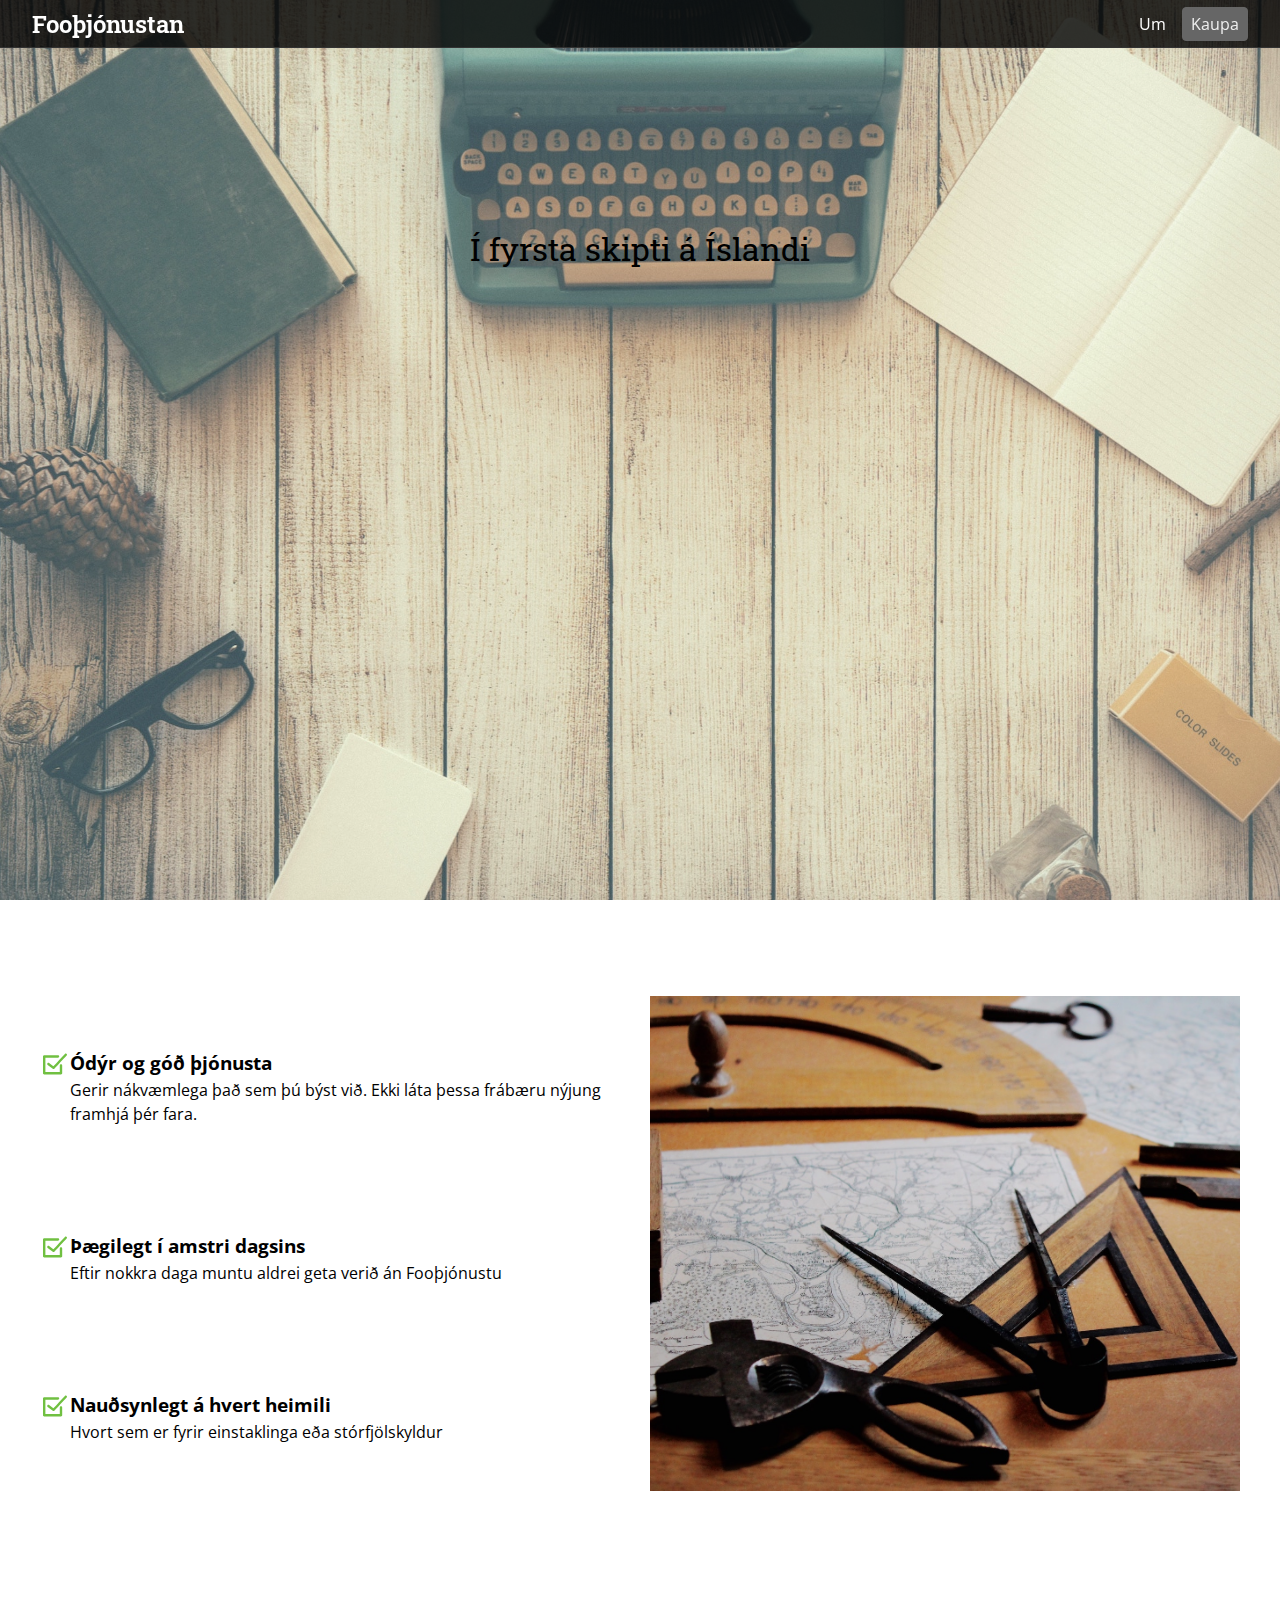
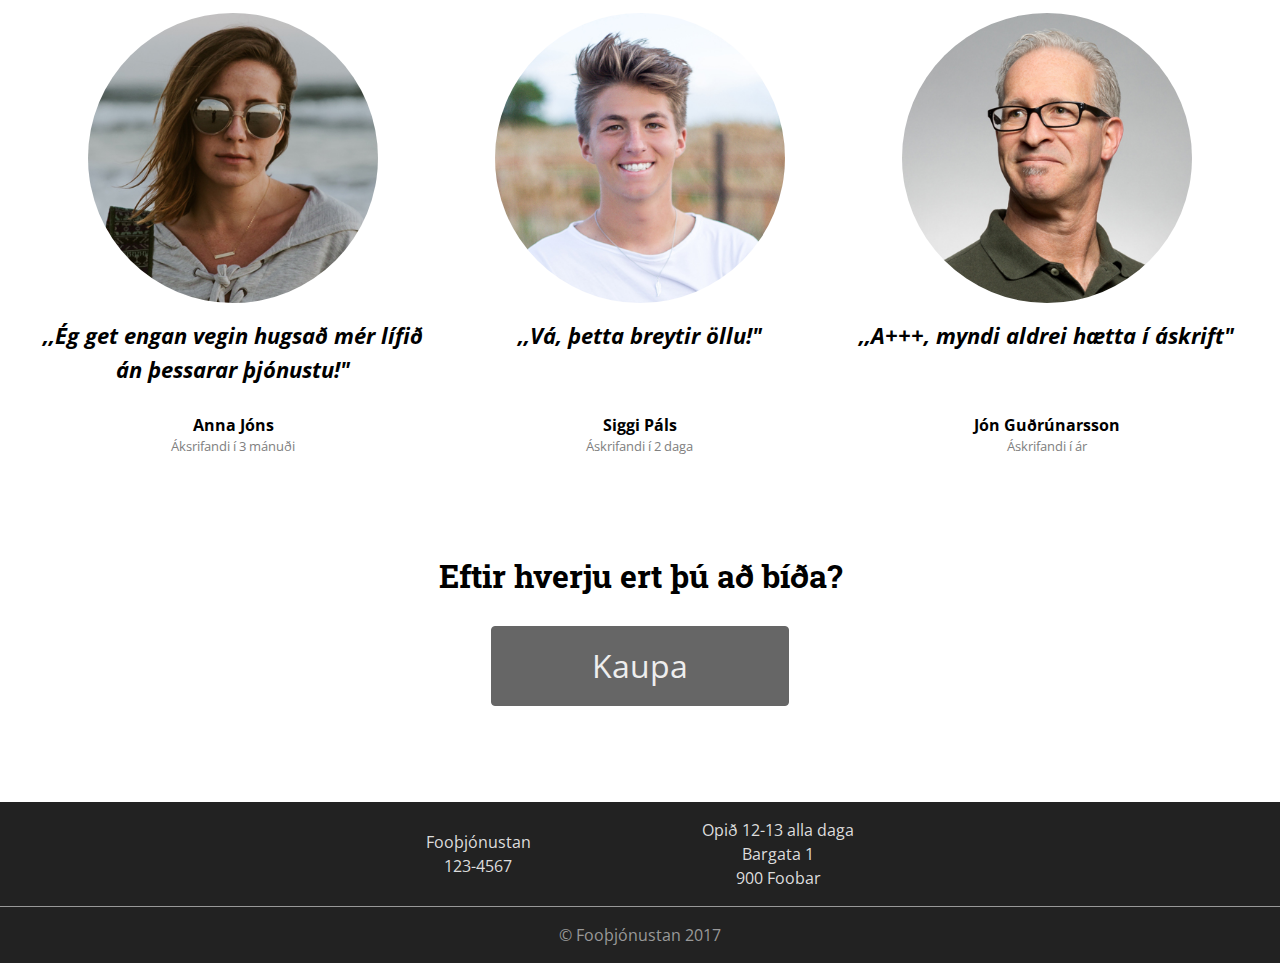
<file: index.html>
<!DOCTYPE html>
<html lang="is">

<head>
	<meta charset="utf-8">
	<meta name="viewport" content="width=device-width, initial-scale=1">
	<link href="https://fonts.googleapis.com/css?family=Open+Sans|Roboto+Slab:300,400" rel="stylesheet">
	<link rel="stylesheet" href="styles.css">
	<link rel="stylesheet" href="grid.css">
	<title>Forsíða</title>
</head>

<body>
	<header>
		<div class="header header__index">
			<nav class="bar">
				<div class="bar__logo">
					<a href="index.html">Fooþjónustan</a>
				</div>
				<div class="bar__menu">
					<div class="bar__text">
						<a href="um.html">Um</a>
					</div>
					<div class="bar__button">
						<a href="kaupa.html" class="button button__bar">Kaupa</a>
					</div>
				</div>
			</nav>
			<div class="heading--index">
				<h2 class="heading heading__front-head1">Í fyrsta skipti á Íslandi</h2>
				<h1 class="heading heading__front-head2">Fooþjónustan</h1>
				<div class="heading--index__button">
					<a href="kaupa.html" class="button button__front">Kaupa</a>
				</div>
			</div>
		</div>
	</header>

	<main>
		<section>
			<div class="row">
				<div class="col col-6 col-mid-12">
					<div class="info-index">
						<div class="info">
							<div class="info__check">
								<img src="media/check.svg" alt="kassi hakaðaur">
							</div>
							<div class="info__text">
								<h3>Ódýr og góð þjónusta</h3>
								<p>Gerir nákvæmlega það sem þú býst við. Ekki láta þessa frábæru nýjung framhjá þér fara.</p>
							</div>
						</div>
						<div class="info">
							<div class="info__check">
								<img src="media/check.svg" alt="kassi hakaðaur">
							</div>
							<div class="info__text">
								<h3>Þægilegt í amstri dagsins</h3>
								<p>Eftir nokkra daga muntu aldrei geta verið án Fooþjónustu</p>
							</div>
						</div>
						<div class="info">
							<div class="info__check">
								<img src="media/check.svg" alt="kassi hakaðaur">
							</div>
							<div class="info__text">
								<h3>Nauðsynlegt á hvert heimili</h3>
								<p>Hvort sem er fyrir einstaklinga eða stórfjölskyldur</p>
							</div>
						</div>
					</div>
				</div>
				<div class="col col-6 col-mid-12">
					<div class="info__img">
						<img src="media/image.jpg" alt="Mynd af verkfærum">
					</div>
				</div>
			</div>
		</section>

		<div class="row">
			<div class="col col-4 col-mid-6 col-small-12">
				<div class="profill__content">
					<div class="profill__img">
						<img src="media/profile1.jpg" alt="">
					</div>
					<div class="profill__text">
						<p class="quote">,,Ég get engan vegin hugsað mér lífið án þessarar þjónustu!"</p>
						<p class="nafn">Anna Jóns</p>
						<p class="lengd">Áksrifandi í 3 mánuði</p>
					</div>
				</div>
			</div>
			<div class="col col-4 col-mid-6 col-small-12">
				<div class="profill__content">
					<div class="profill__img">
						<img src="media/profile2.jpg" alt="">
					</div>
					<div class="profill__text">
						<p class="quote">,,Vá, þetta breytir öllu!"</p>
						<P class="nafn">Siggi Páls</p>
						<p class="lengd">Áskrifandi í 2 daga</p>
					</div>
				</div>
			</div>
			<div class="col col-4 col-mid-6 col-small-12">
				<div class="profill__content">
					<div class="profill__img">
						<img src="media/profile3.jpg" alt="">
					</div>
					<div class="profill__text">
						<p class="quote">,,A+++, myndi aldrei hætta í áskrift"</p>
						<p class="nafn">Jón Guðrúnarsson</p>
						<p class="lengd">Áskrifandi í ár</p>
					</div>
				</div>
			</div>
		</div>

		<section>
		<div class="buy">
			<div class="buy__content">
				<div class="buy__text">
					<p>Eftir hverju ert þú að bíða?</p>
				</div>
				<div class="buy__button">
					<a href="kaupa.html" class="button button__long">Kaupa</a>
				</div>
			</div>
		</div>
		</section>

	</main>

	<footer>
		<div class="footer">
			<div class="footer__top">
				<div class="footer--left">
					<p>Fooþjónustan</p>
					<p>123-4567</p>
				</div>
				<div class="footer--right">
					<p>Opið 12-13 alla daga</p>
					<p>Bargata 1</p>
					<p>900 Foobar</p>
				</div>
			</div>
			<div class="footer__bottom">
				<p>
					&#169; Fooþjónustan 2017
				</p>
			</div>
		</div>
	</footer>

</body>

</html>
</file>
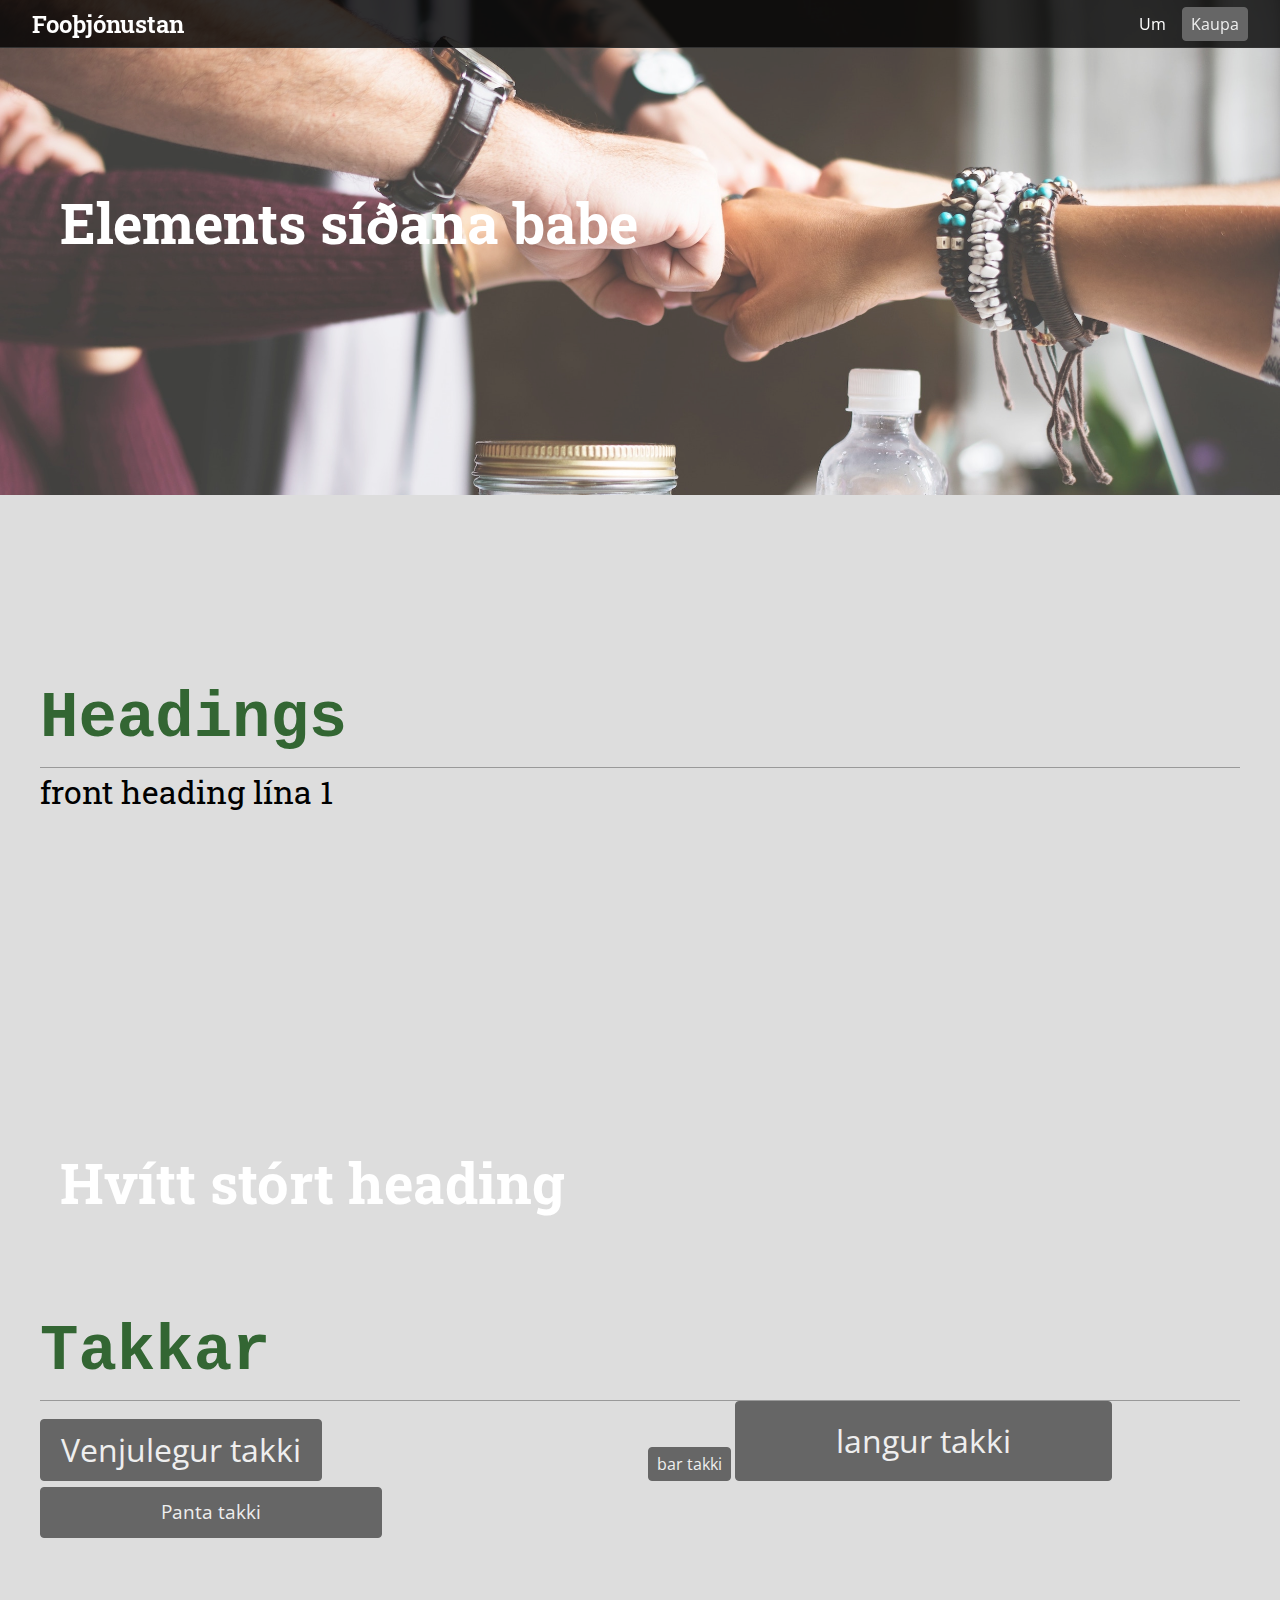
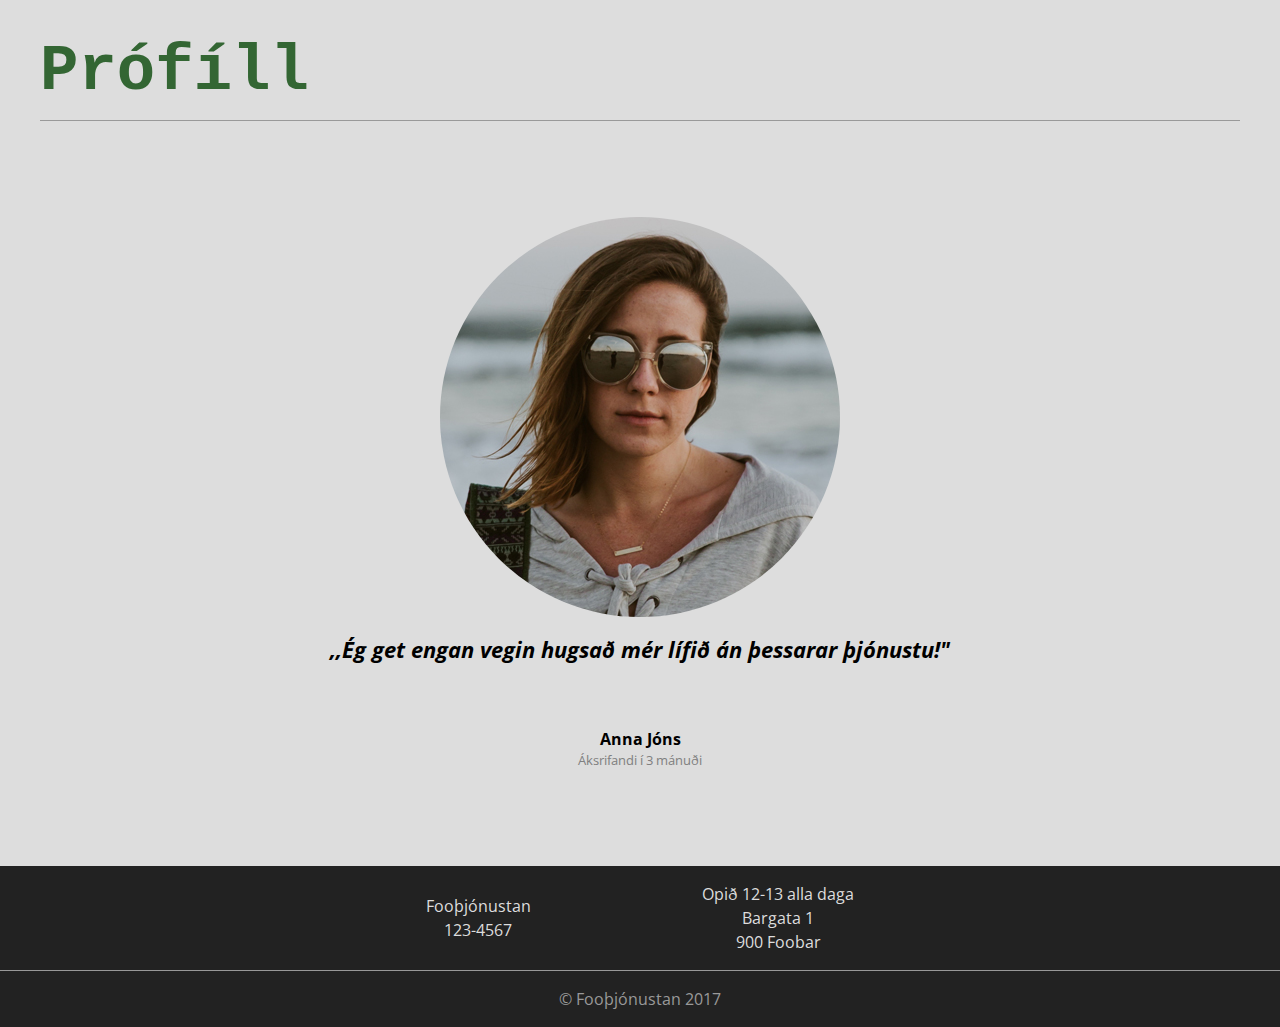
<file: elements.html>
<!DOCTYPE html>
<html lang="is">

<head>
	<meta charset="utf-8">
	<meta name="viewport" content="width=device-width, initial-scale=1">
	<link href="https://fonts.googleapis.com/css?family=Open+Sans|Roboto+Slab:300,400" rel="stylesheet">
	<link rel="stylesheet" href="styles.css">
	<link rel="stylesheet" href="grid.css">
	<title>Elegant elements</title>
	<style media="screen">

	</style>
</head>

<body bgcolor="#ddd">
	<header>
		<div class="header header__norm">
			<nav class="bar">
				<div class="bar__logo">
					<a href="index.html">Fooþjónustan</a>
				</div>
				<div class="bar__menu">
					<div class="bar__text">
						<a href="um.html">Um</a>
					</div>
					<div class="bar__button">
						<a href="kaupa.html" class="button button__bar">Kaupa</a>
					</div>
				</div>
			</nav>
			<div class="heading">
				<h1 class="heading__cover">Elements síðana babe</h1>
			</div>
		</div>
	</header>

	<main>
		<section>
		<h3 class="heading heading__element">Headings</h3>
			<div class="heading-element">
				<h2 class="heading heading__front-head1">front heading lína 1</h3>
				<h1 class="heading heading__front-head2">front heading lína 2</h3>
			</div>
			<h1 class="heading heading__cover">Hvítt stórt heading</h3>

		<h3 class="heading heading__element">Takkar</h3>
			<a href="#" class="button">Venjulegur takki</a>
			<a href="#" class="button button__front">Stór front takki</a>
			<a href="#" class="button button__bar">bar takki</a>
			<a href="#" class="button button__long">langur takki</a>
			<a href="#" class="button button__order">Panta takki</a>

		<h3 class="heading heading__element">Prófíll</h3>
		 <div class="element__profill">
			<div class="profill__content">
				<div class="profill__img">
					<img src="media/profile1.jpg" alt="">
				</div>
				<div class="profill__text">
					<p class="quote">,,Ég get engan vegin hugsað mér lífið án þessarar þjónustu!"</p>
					<p class="nafn">Anna Jóns</p>
					<p class="lengd">Áksrifandi í 3 mánuði</p>
				</div>
			</div>
		</div>
	</section>
	</main>



	<footer>
		<div class="footer">
			<div class="footer__top">
				<div class="footer--left">
					<p>Fooþjónustan</p>
					<p>123-4567</p>
				</div>
				<div class="footer--right">
					<p>Opið 12-13 alla daga</p>
					<p>Bargata 1</p>
					<p>900 Foobar</p>
				</div>
			</div>
			<div class="footer__bottom">
				<p>&#169; Fooþjónustan 2017</p>
			</div>
		</div>
	</footer>
</body>
</file>
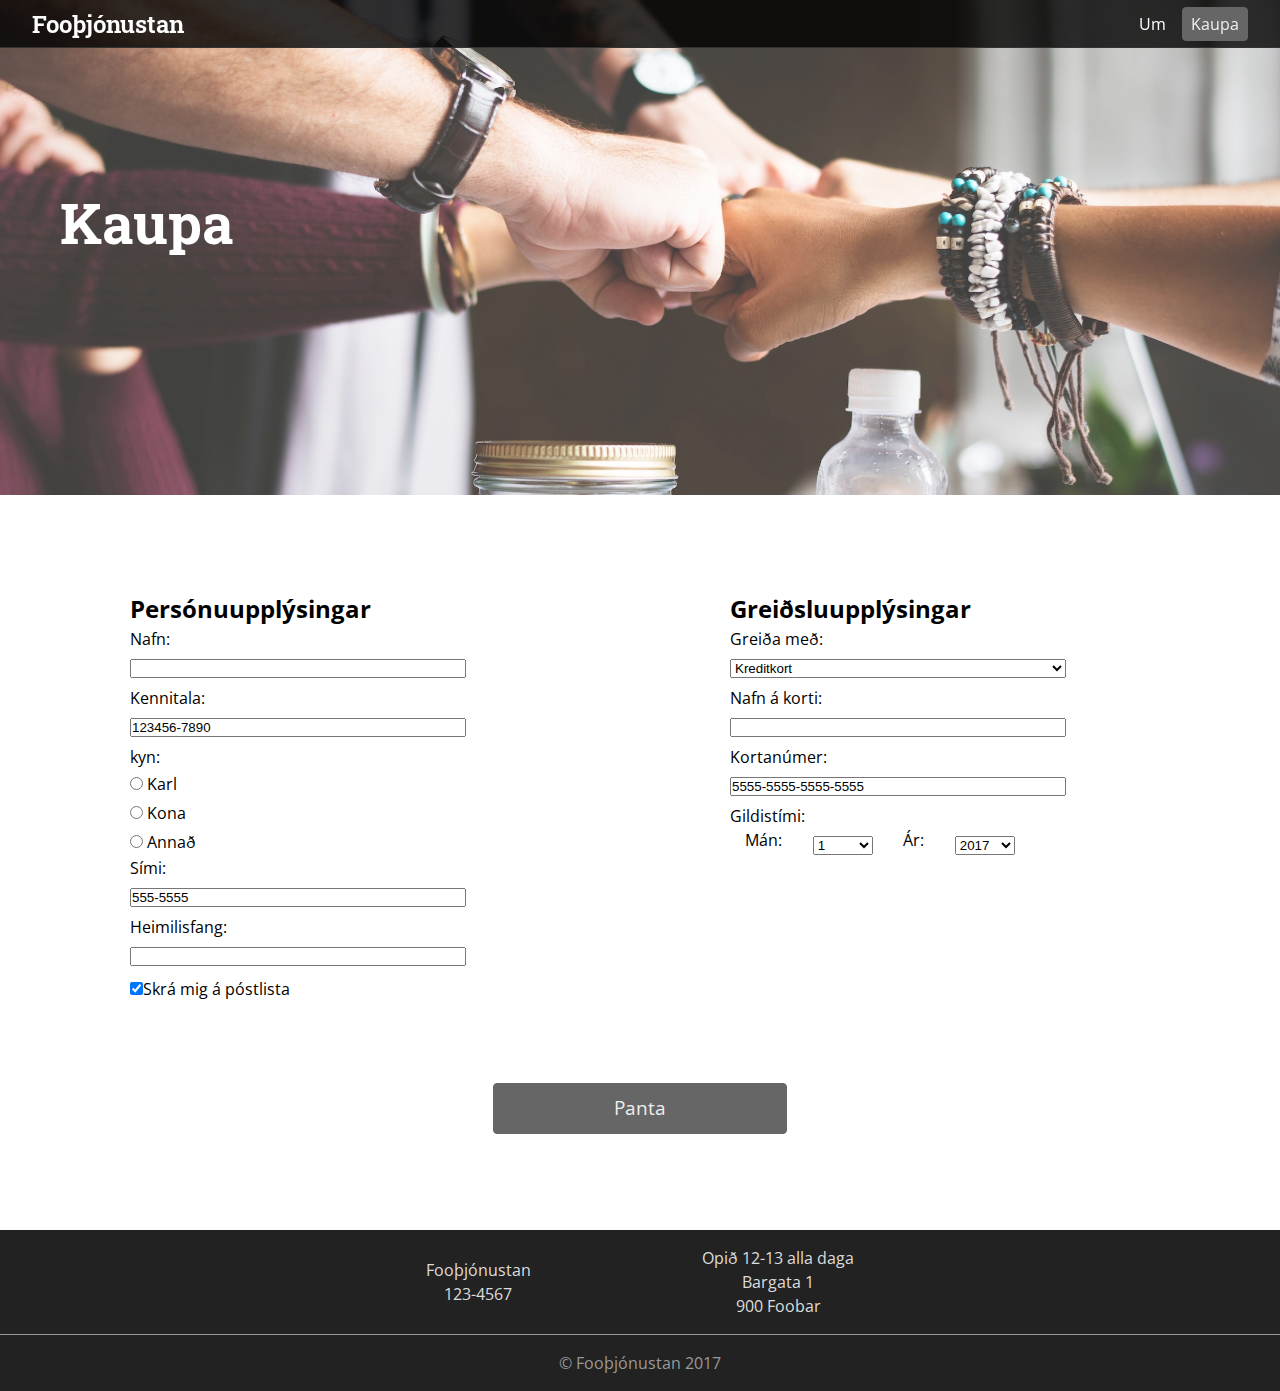
<file: kaupa.html>
<!DOCTYPE html>
<html lang="is">
  <head>
    <meta charset="utf-8">
    <meta name="viewport" content="width=device-width, initial-scale=1">
    <link href="https://fonts.googleapis.com/css?family=Open+Sans|Roboto+Slab" rel="stylesheet">
    <title>Kaupa núna!</title>
    <link rel="stylesheet" href="styles.css">
    <link rel="stylesheet" href="grid.css">
  </head>

    <body>

      <header>
        <div class="header header__norm">
          <nav class="bar">
            <div class="bar__logo">
              <a href="index.html">Fooþjónustan</a>
            </div>
            <div class="bar__menu">
              <div class="bar__text">
                <a href="um.html">Um</a>
              </div>
              <div class="bar__button">
                <a href="kaupa.html" class="button button__bar">Kaupa</a>
              </div>
            </div>
          </nav>
          <div class="heading">
            <h1 class="heading__cover">Kaupa</h1>
          </div>
        </div>
      </header>

<main>

<section>

<form method="get" action="kaupa.html">

<div class="form">

  <div class="form__person">
      <h2>Persónuupplýsingar</h2>
          Nafn:
        <br>
        <input class="lengd" type="text" name="nafn" required><br>
        Kennitala:<br>
        <input class="lengd" type="text" name="kt"  value="123456-7890" required><br>

      <div class="ratio">
        <p>
          kyn:
        </p>
        <label>
          <input type="radio" name="kyn" value="Karl" required>
        Karl</label><br>
        <label>
          <input type="radio" name="kyn" value="Kona" required> Kona</label><br>
        <label>
          <input type="radio" name="kyn" value="Annað" required> Annað</label><br>
        </div>
        <div class="sími__heim">
          Sími:<br>
          <input class="lengd" type="text" class="sími" name="simi"  value="555-5555" required><br>
          Heimilisfang:<br>
          <input class="lengd" type="text" name="heimilisfang" required><br>
          <label>
            <input type="checkbox" name="postur" checked>Skrá mig á póstlista
          </label>
          </div>
     </div>

  <div class="form__pay">
        <h2>Greiðsluupplýsingar</h2>
          Greiða með:<br>
          <select class="kort" name="kort">
            <option value="Kreditkort">Kreditkort</option>
            <option value="Debitkort">Debitkort</option>
            <option value="Millifærsla">Millifærsla</option>
          </select><br>
        Nafn á korti:<br>
        <input class="lengd" type="text" name="nafn" required><br>
        Kortanúmer:<br>
        <input class="lengd" type="text" name="kortanr"  value="5555-5555-5555-5555" required><br>
        Gildistími:<br>
        <div class="valid">
          <p>Mán:</p>
          <select class="gildis" name="manudur" required>
           <option value="Jan">1</option>
           <option value="feb">2</option>
           <option value="mars">3</option>
           <option value="april">4</option>
           <option value="mai">5</option>
           <option value="jun">6</option>
           <option value="Jul">7</option>
           <option value="agu">8</option>
           <option value="sept">9</option>
           <option value="okt">10</option>
           <option value="nov">11</option>
           <option value="des">12</option>
         </select>
        <p>Ár:</p>
        <select class="gildis" name="ar" required>
          <option value="2017">2017</option>
          <option value="2018">2018</option>
          <option value="2019">2019</option>
          <option value="2020">2020</option>
          <option value="2021">2021</option>
          <option value="2022">2022</option>
          <option value="2023">2023</option>
        </select>
      </div>
    </div>
  </div>


    <div class="takki__panta">
  <a href="#" class="button button__order">Panta</a>
    </div>
  </form>
</section>
</main>

<footer>
 <div class="footer">
    <div class="footer__top">
        <div class="footer--left">
          <p>Fooþjónustan</p>
          <p>123-4567</p>
        </div>
        <div class="footer--right">
          <p>Opið 12-13 alla daga</p>
          <p>Bargata 1</p>
          <p>900 Foobar</p>
        </div>
      </div>
    <div class="footer__bottom">
      <p>&#169; Fooþjónustan 2017</p>
    </div>
  </div>
</footer>



  </body>
</html>
</file>
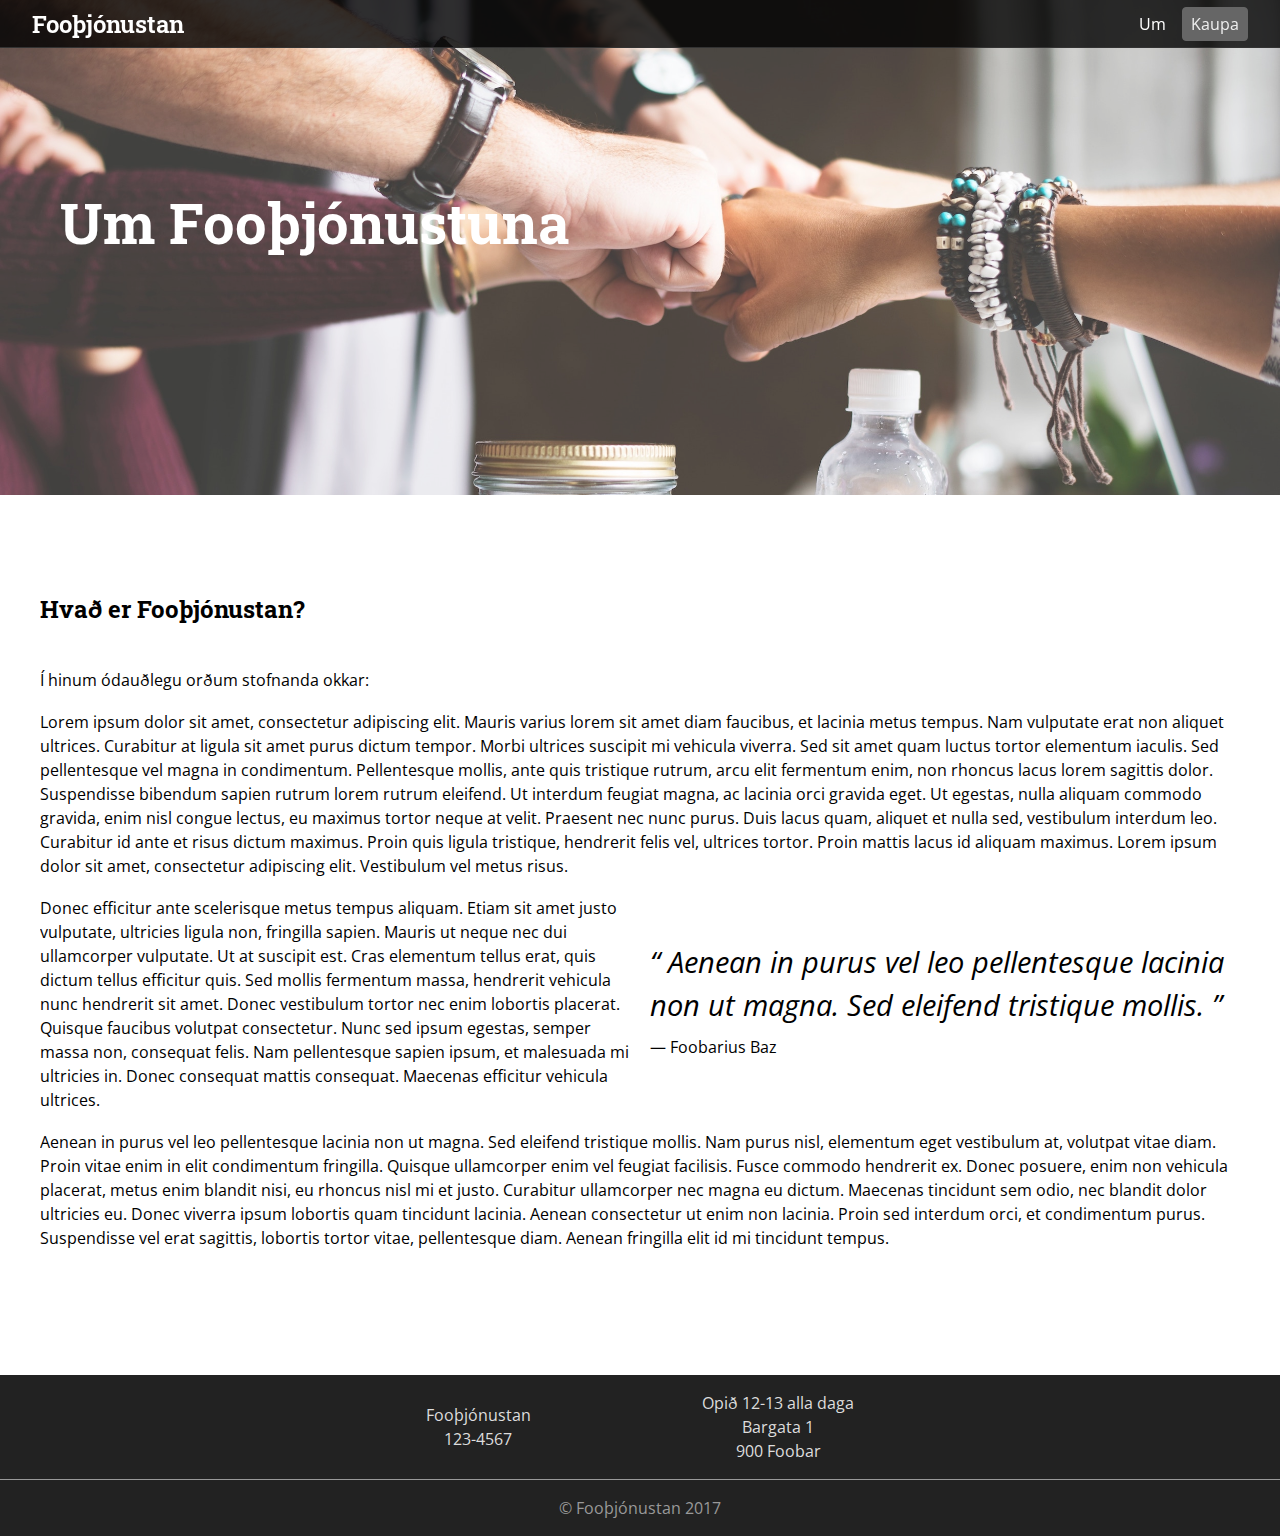
<file: um.html>
<!DOCTYPE html>
<html lang="is">

  <head>
    <meta charset="utf-8">
    <meta name="viewport" content="width=device-width, initial-scale=1">
    <link href="https://fonts.googleapis.com/css?family=Open+Sans|Roboto+Slab" rel="stylesheet">
    <title>Um okkur</title>
    <link rel="stylesheet" href="styles.css">
    <link rel="stylesheet" href="grid.css">
  </head>

  <body>

    <header>
      <div class="header header__norm">
        <nav class="bar">
          <div class="bar__logo">
            <a href="index.html">Fooþjónustan</a>
          </div>
          <div class="bar__menu">
            <div class="bar__text">
              <a href="um.html">Um</a>
            </div>
            <div class="bar__button">
              <a href="kaupa.html" class="button button__bar">Kaupa</a>
            </div>
          </div>
        </nav>
        <div class="heading">
          <h1 class="heading__cover">Um Fooþjónustuna</h1>
        </div>
      </div>
    </header>

  <main>

  <section>
    <div class="text">
      <h2 class="heading heading__about">Hvað er Fooþjónustan?</h2>
      <div class="row">
        <div class="col col-12">
          <p>
            Í hinum ódauðlegu orðum stofnanda okkar:
          </p>
        </div>
        <div class="col col-12">
          <p>
            Lorem ipsum dolor sit amet, consectetur adipiscing elit. Mauris varius lorem sit amet diam faucibus, et lacinia metus tempus. Nam vulputate erat non aliquet ultrices. Curabitur at ligula sit amet purus dictum tempor. Morbi ultrices suscipit mi vehicula viverra. Sed sit amet quam luctus tortor elementum iaculis. Sed pellentesque vel magna in condimentum. Pellentesque mollis, ante quis tristique rutrum, arcu elit fermentum enim, non rhoncus lacus lorem sagittis dolor. Suspendisse bibendum sapien rutrum lorem rutrum eleifend. Ut interdum feugiat magna, ac lacinia orci gravida eget. Ut egestas, nulla aliquam commodo gravida, enim nisl congue lectus, eu maximus tortor neque at velit. Praesent nec nunc purus. Duis lacus quam, aliquet et nulla sed, vestibulum interdum leo. Curabitur id ante et risus dictum maximus. Proin quis ligula tristique, hendrerit felis vel, ultrices tortor. Proin mattis lacus id aliquam maximus. Lorem ipsum dolor sit amet, consectetur adipiscing elit. Vestibulum vel metus risus.
          </p>
        </div>
        <div class="col col-6 col-mid-12">
            <p>
              Donec efficitur ante scelerisque metus tempus aliquam. Etiam sit amet justo vulputate, ultricies ligula non, fringilla sapien. Mauris ut neque nec dui ullamcorper vulputate. Ut at suscipit est. Cras elementum tellus erat, quis dictum tellus efficitur quis. Sed mollis fermentum massa, hendrerit vehicula nunc hendrerit sit amet. Donec vestibulum tortor nec enim lobortis placerat. Quisque faucibus volutpat consectetur. Nunc sed ipsum egestas, semper massa non, consequat felis. Nam pellentesque sapien ipsum, et malesuada mi ultricies in. Donec consequat mattis consequat. Maecenas efficitur vehicula ultrices.
            </p>
        </div>
        <div class="col col-6 col-mid-12">
          <div class="text__half">
            <div class="text__quote">
              <q>
                Aenean in purus vel leo pellentesque lacinia non ut magna. Sed eleifend tristique mollis.
              </q>
            </div>
              <p>
                — Foobarius Baz
              </p>
            </div>
          </div>
        <div class="col col-12">
          <p>
            Aenean in purus vel leo pellentesque lacinia non ut magna. Sed eleifend tristique mollis. Nam purus nisl, elementum eget vestibulum at, volutpat vitae diam. Proin vitae enim in elit condimentum fringilla. Quisque ullamcorper enim vel feugiat facilisis. Fusce commodo hendrerit ex. Donec posuere, enim non vehicula placerat, metus enim blandit nisi, eu rhoncus nisl mi et justo. Curabitur ullamcorper nec magna eu dictum. Maecenas tincidunt sem odio, nec blandit dolor ultricies eu. Donec viverra ipsum lobortis quam tincidunt lacinia. Aenean consectetur ut enim non lacinia. Proin sed interdum orci, et condimentum purus. Suspendisse vel erat sagittis, lobortis tortor vitae, pellentesque diam. Aenean fringilla elit id mi tincidunt tempus.
          </p>
        </div>
        </div>
      </div>
  </section>
  </main>

    <footer>
     <div class="footer">
        <div class="footer__top">
            <div class="footer--left">
              <p>Fooþjónustan</p>
              <p>123-4567</p>
            </div>
            <div class="footer--right">
              <p>Opið 12-13 alla daga</p>
              <p>Bargata 1</p>
              <p>900 Foobar</p>
            </div>
          </div>
        <div class="footer__bottom">
          <p>&#169; Fooþjónustan 2017</p>
        </div>
      </div>
    </footer>
  </body>
</html>
</file>
<file: styles.css>
@charset "UTF-8";
/* setjum box-sizing: border-box; á allt */
html {
  /* stylelint-disable-line */
  box-sizing: border-box; }

*, *:before, *:after {
  /* stylelint-disable-line */
  box-sizing: inherit;
  /* fjarlægjum margin og padding */
  padding: 0;
  margin: 0; }

html {
  /* stylelint-disable-line */
  font-family: 'Open Sans', sans-serif;
  font-size: 16px;
  line-height: 1.5; }
  @media (min-width: 1200px) {
    html {
      margin: 0; } }

img {
  /* stylelint-disable-line */
  max-width: 100%; }

main {
  /* stylelint-disable-line */
  max-width: 1200px;
  margin: 0 auto;
  overflow-x: hidden; }
  @media (max-width: 600px) {
    main {
      padding: 0 20px; } }

.row {
  display: flex;
  flex-wrap: wrap;
  margin-right: -10px;
  margin-bottom: 20px;
  margin-left: -10px; }

.col {
  padding-right: 10px;
  padding-left: 10px; }
  .col-12 {
    width: 100%; }
  .col-6 {
    width: 50%; }
  .col-4 {
    width: 33.33333%; }
  @media (max-width: 600px) {
    .col-mid-12 {
      width: 100%; }
    .col-mid-6 {
      width: 50%;
      margin: 0 auto; } }
  @media (max-width: 400px) {
    .col-small-12 {
      width: 100%; } }

.header {
  font-family: "Open Sans", sans-serif; }
  .header__index {
    height: 100vh;
    background: transparent url("media/bg.jpg") no-repeat fixed 50% 50%;
    background-size: cover;
    box-shadow: inset 0 0 0 1000px rgba(255, 255, 255, 0.2); }
    @media (max-width: 600px) {
      .header__index {
        height: 70vh;
        background: transparent url("media/bg.jpg") no-repeat fixed 10% 100%; } }
  .header__norm {
    height: 55vh;
    background: transparent url("media/bg-subpage.jpg") no-repeat 50% 50%;
    background-size: cover;
    box-shadow: inset 0 0 0 1000px rgba(255, 255, 255, 0.2); }
    @media (max-width: 600px) {
      .header__norm {
        height: 70vh;
        background: transparent url("media/bg-subpage.jpg") no-repeat 10%;
        background-size: cover; } }

.bar {
  position: fixed;
  top: 0;
  left: 0;
  z-index: 2;
  display: inline-flex;
  justify-content: space-between;
  min-width: 100%;
  min-height: 3rem;
  padding: 0 2rem;
  background-color: rgba(0, 0, 0, 0.8);
  border-bottom: solid #333 1px; }
  .bar__menu {
    display: inline-flex;
    justify-content: space-between;
    font-size: 1.5rem; }
  .bar__button {
    display: flex;
    padding-left: 1rem;
    align-self: center; }
    @media (max-width: 400px) {
      .bar__button {
        display: none; } }
  .bar__text {
    font-size: 1rem;
    text-decoration: none;
    align-self: center; }
    .bar__text a:link {
      color: #fff;
      text-decoration: none; }
    .bar__text a:visited {
      color: #fff; }
  .bar__logo {
    float: left;
    font-family: "Roboto Slab", serif;
    font-size: 1.5rem;
    align-self: center;
    font-weight: 600; }
    .bar__logo a:link {
      color: #fff;
      text-decoration: none; }
    .bar__logo a:visited {
      color: #fff; }

.footer {
  font-style: "Open Sans", sans-serif;
  text-align: center;
  background-color: #222;
  margin-top: 6rem; }
  @media (max-width: 600px) {
    .footer {
      margin-top: 4rem; } }
  .footer__top {
    display: flex;
    max-width: 600px;
    padding: 1rem 0;
    margin: auto;
    justify-content: space-around;
    font-size: 1rem;
    color: #ddd;
    flex-direction: row;
    align-items: center; }
    .footer__top .footer--left {
      display: flex;
      flex-direction: column; }
    .footer__top .footer--right {
      display: flex;
      flex-direction: column; }
  .footer__bottom {
    padding: 1rem 0;
    color: #999;
    border-top: solid #999 1px; }

.heading {
  font-family: "Roboto Slab", serif;
  word-break: break-all; }
  .heading__cover {
    max-width: 1200px;
    margin: 0 auto;
    padding-top: 20vh;
    padding-left: 20px;
    font-size: 3.5rem;
    color: #fff; }
  .heading__about {
    padding-bottom: 2rem; }
  .heading__element {
    padding-top: 5rem;
    font-family: monospace;
    font-size: 4rem;
    color: #363;
    border-bottom: solid #999 1px; }
  .heading__front-head1 {
    font-size: 2rem;
    font-weight: 400;
    opacity: 1;
    animation: lina1 1s ease-in 1; }
    @media (max-width: 600px) {
      .heading__front-head1 {
        font-size: 1.5rem; } }

@keyframes lina1 {
  0% {
    opacity: 0; }
  100% {
    opacity: 1; } }
  .heading__front-head2 {
    padding-bottom: 3rem;
    font-size: 4rem;
    opacity: 0;
    animation: lina2 1s ease-in 1s 1 forwards; }
    @media (max-width: 600px) {
      .heading__front-head2 {
        font-size: 3rem; } }

@keyframes lina2 {
  0% {
    opacity: 0; }
  100% {
    opacity: 1; } }

.text__half {
  display: flex;
  flex-direction: column;
  justify-content: center;
  min-height: 100%; }

.text__quote {
  display: flex;
  font-family: "Open Sans", sans-serif;
  font-size: 1.8rem;
  font-style: italic; }

.text p {
  padding-top: 9px;
  padding-bottom: 9px; }

.button {
  display: inline-block;
  padding: 6px 20px;
  margin: 0;
  overflow: hidden;
  font-family: "Open Sans", sans-serif;
  font-size: 2rem;
  color: #eee;
  text-align: center;
  text-decoration: none;
  text-overflow: ellipsis;
  white-space: nowrap;
  cursor: pointer;
  background-color: #666;
  border: 1px solid #666;
  border-radius: 4px; }
  .button:hover {
    color: #eee;
    background-color: #222;
    transition: background-color 500ms ease; }
  .button__front {
    font-size: 2.5rem;
    opacity: 0;
    animation: lina3 1s ease-in-out 2s 1 forwards; }

@keyframes lina3 {
  0% {
    opacity: 0; }
  100% {
    opacity: 1; } }
  .button__bar {
    padding: 4px 8px;
    font-size: 1rem;
    border-radius: 4px; }
  .button__long {
    padding: 15px 100px; }
  .button__order {
    padding: 10px 120px;
    font-size: 1.2rem; }

/* staðsetning fyrir animation textan í headernum */
.heading--index {
  display: flex;
  padding-top: 25vh;
  align-items: center;
  flex-direction: column; }

/* Index síðan.. fyrsti hluti af henni.. 3 punktar og mynd */
section {
  margin-top: 6rem; }
  @media (max-width: 600px) {
    section {
      margin-top: 4rem; } }

.info-index {
  display: flex;
  height: 100%;
  flex-direction: column;
  justify-content: space-around; }

.info {
  display: flex;
  flex-direction: row; }
  @media (max-width: 600px) {
    .info {
      margin: 2rem 0; } }
  .info__check {
    width: 5%; }
  .info__text {
    display: flex;
    width: 95%;
    flex-direction: column; }
  .info__img {
    max-width: 100%; }
    @media (max-width: 600px) {
      .info__img {
        margin-top: 2rem; } }

/* Prófílarnir/meðmælendur þrjár einingar */
.profill {
  font-style: "Open Sans", sans-serif; }
  .profill__content {
    margin-top: 6rem;
    display: flex;
    flex-direction: column;
    justify-content: space-between; }
    @media (max-width: 600px) {
      .profill__content {
        margin-top: 4rem; } }
  .profill__img {
    display: inline-grid;
    max-width: 75%;
    margin: auto;
    overflow: hidden;
    border-radius: 50%; }
  .profill__text {
    text-align: center;
    height: 100%; }
    .profill__text .quote {
      padding-top: 1rem;
      padding-bottom: 1rem;
      min-height: 110px;
      font-size: 1.4rem;
      font-style: italic;
      font-weight: bolder; }
    .profill__text .nafn {
      font-size: 1rem;
      font-weight: bold; }
    .profill__text .lengd {
      font-size: 0.8rem;
      color: #808080;
      width: 100%; }

/* kaupatakkinn neðst á index ásamt heading */
.buy {
  margin: auto; }
  .buy__content {
    display: flex;
    flex-direction: column;
    justify-content: center;
    align-items: center; }
  .buy__text {
    padding-bottom: 1.6rem;
    font-family: "Roboto Slab", serif;
    font-size: 2rem;
    font-weight: bold; }
    @media (max-width: 600px) {
      .buy__text {
        font-size: 1.6rem; } }
  .buy__button {
    display: flex; }

.form {
  display: flex;
  justify-content: space-around; }
  @media (max-width: 600px) {
    .form {
      flex-direction: column; } }
  .form__person {
    width: 35%;
    padding-bottom: 5rem; }
    @media (max-width: 600px) {
      .form__person {
        width: 90%; } }
  .form__pay {
    width: 35%;
    padding-bottom: 5rem; }
    @media (max-width: 600px) {
      .form__pay {
        width: 90%; } }

.lengd {
  width: 80%; }
  @media (max-width: 600px) {
    .lengd {
      max-width: 350px; } }

.takki__panta {
  display: flex;
  justify-content: center; }

.form input {
  margin: 0.5rem 0; }

.form select {
  margin: 0.5rem 0;
  width: 80%; }

.valid {
  display: flex;
  justify-content: space-around;
  max-width: 300px; }

.valid select {
  max-width: 60px; }
</file>
<file: grid.css>
/*
   https://css-tricks.com/building-css-grid-overlay/
   Skilgreining á grindinni okkar er fyrir neðan:
   12 dálker
   20px gutter
   1200px hámarksbreidd
*/
:root {
  --offset: 0;
  --max_width: 1200px;
  --columns: 12;
  --gutter: 20px;
  --color: hsla(204, 80%, 72%, 0.25);
  --repeating-width: calc(100% / var(--columns));
  --column-width: calc((100% / var(--columns)) - var(--gutter));
  --background-width: calc(100% + var(--gutter));
  --background-columns: repeating-linear-gradient(
    to right,
    var(--color),
    var(--color) var(--column-width),
    transparent var(--column-width),
    transparent var(--repeating-width)
  );
}

/* Styling */
html {
  position: relative;
}

html.grid::before {
  position: absolute;
  top: 0; right: 0; bottom: 0; left: 0;
  margin-right: auto;
  margin-left: auto;
  width: calc(100% - (2 * var(--offset)));
  max-width: var(--max_width);
  min-height: 100vh;
  content: '';
  background-image: var(--background-columns);
  background-size: var(--background-width) 100%;
  z-index: 1000;
  pointer-events: none;
}
</file>
